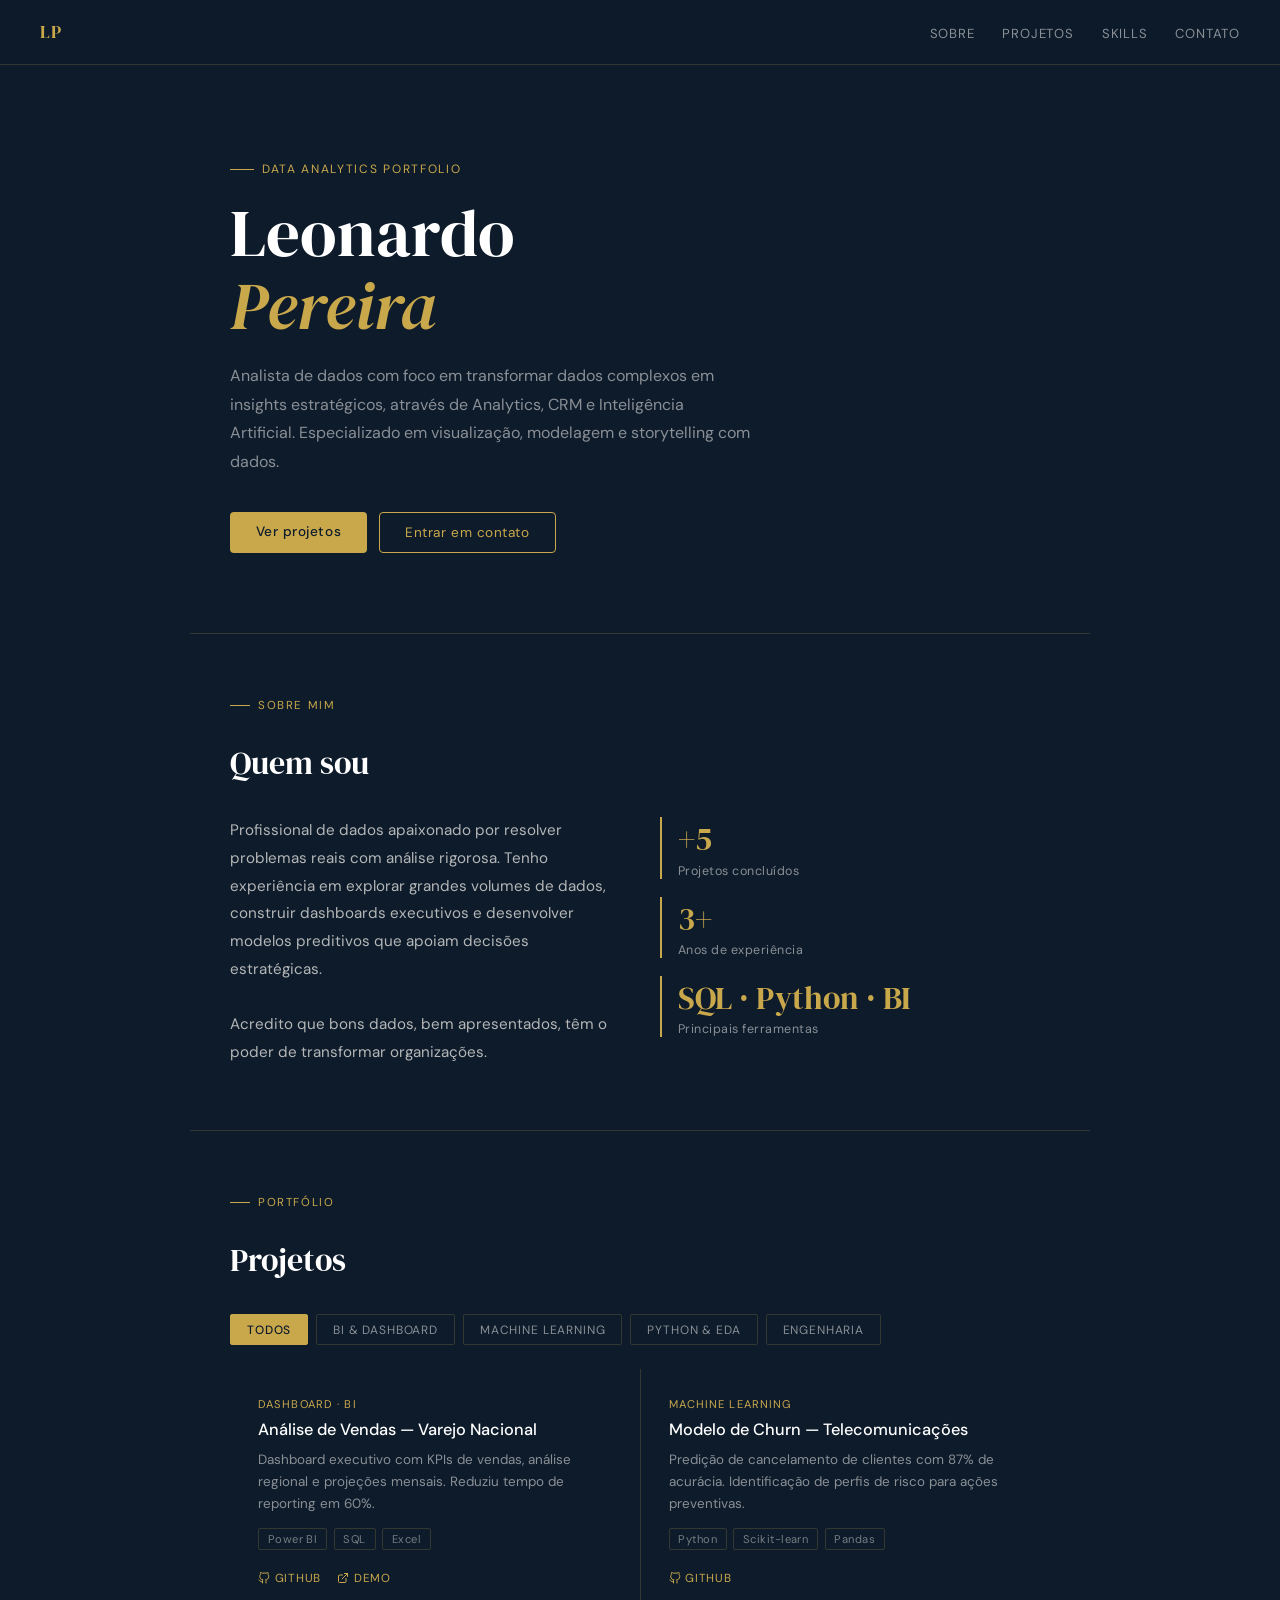
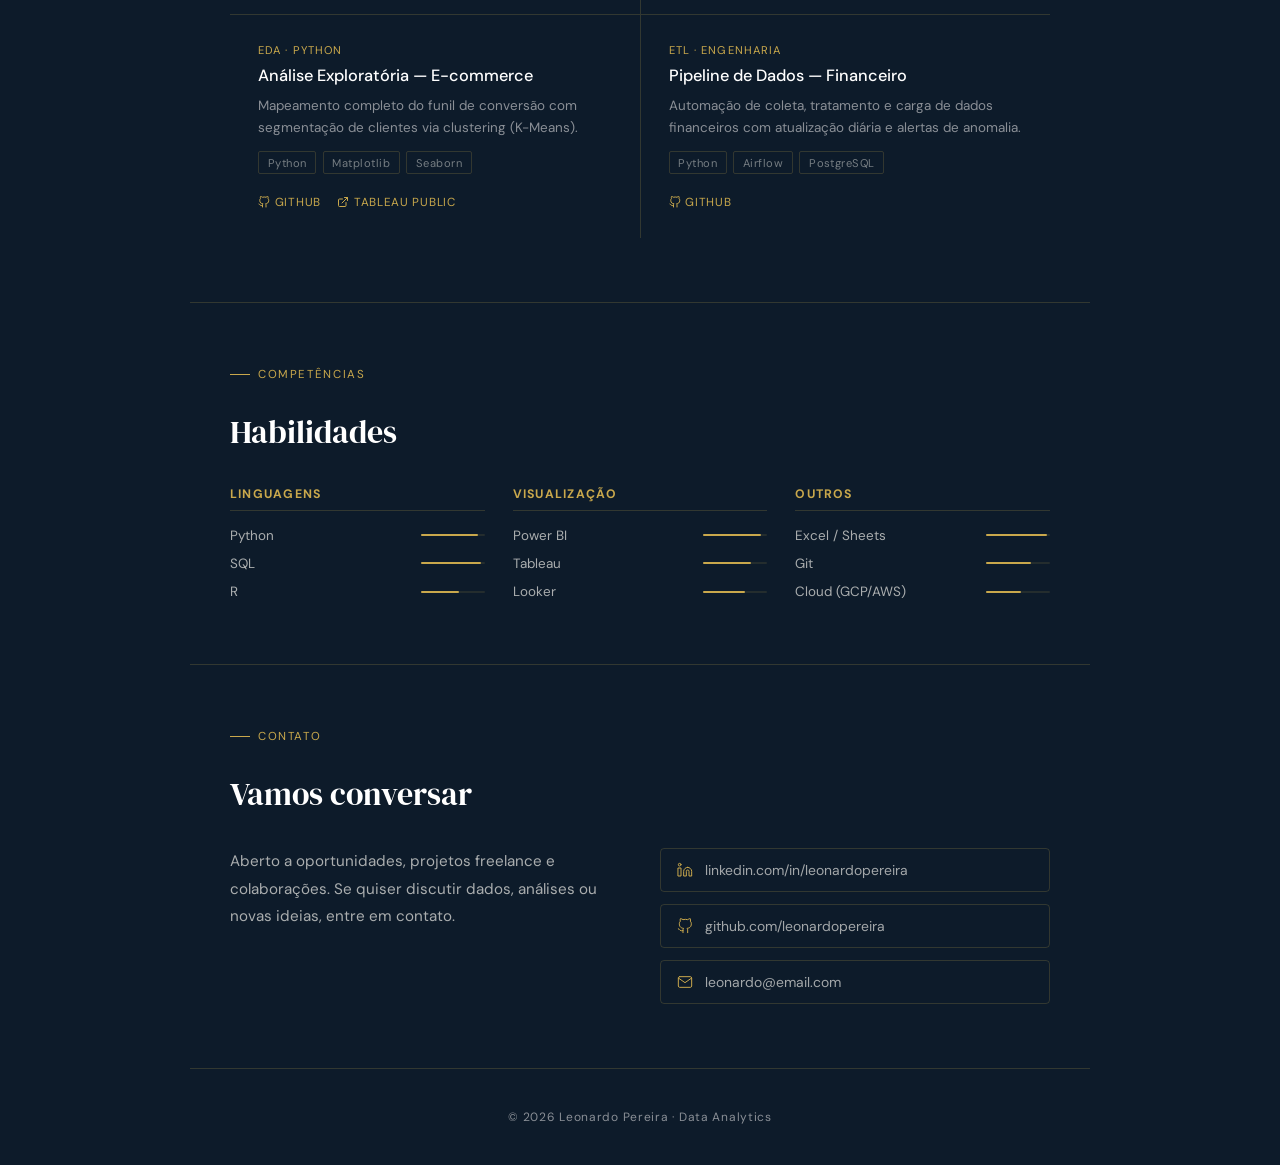
<file: index.html>
<!DOCTYPE html>
<html lang="pt-BR">
<head>
  <meta charset="UTF-8" />
  <meta name="viewport" content="width=device-width, initial-scale=1.0" />
  <title>Leonardo Pereira — Data Analytics</title>
  <meta name="description" content="Portfólio de Data Analytics de Leonardo Pereira — dashboards, machine learning, SQL e visualização de dados." />

  <!-- Fonts -->
  <link rel="preconnect" href="https://fonts.googleapis.com" />
  <link rel="preconnect" href="https://fonts.gstatic.com" crossorigin />
  <link href="https://fonts.googleapis.com/css2?family=DM+Serif+Display:ital@0;1&family=DM+Sans:wght@300;400;500&display=swap" rel="stylesheet" />

  <!-- Styles -->
  <link rel="stylesheet" href="css/reset.css" />
  <link rel="stylesheet" href="css/variables.css" />
  <link rel="stylesheet" href="css/base.css" />
  <link rel="stylesheet" href="css/nav.css" />
  <link rel="stylesheet" href="css/hero.css" />
  <link rel="stylesheet" href="css/sections.css" />
  <link rel="stylesheet" href="css/projects.css" />
  <link rel="stylesheet" href="css/skills.css" />
  <link rel="stylesheet" href="css/contact.css" />
  <link rel="stylesheet" href="css/animations.css" />
  <link rel="stylesheet" href="css/responsive.css" />
</head>
<body>

  <!-- Scroll progress -->
  <div id="progress-bar" aria-hidden="true"></div>

  <!-- ── NAV ── -->
  <nav id="navbar">
    <a class="nav-logo" href="#">LP</a>
    <ul class="nav-links" id="nav-links">
      <li><a href="#sobre">Sobre</a></li>
      <li><a href="#projetos">Projetos</a></li>
      <li><a href="#habilidades">Skills</a></li>
      <li><a href="#contato">Contato</a></li>
    </ul>
    <button class="hamburger" id="hamburger" aria-label="Abrir menu">
      <span></span><span></span><span></span>
    </button>
  </nav>

  <div class="mobile-menu" id="mobile-menu">
    <a href="#sobre"       onclick="closeMobile()">Sobre</a>
    <a href="#projetos"    onclick="closeMobile()">Projetos</a>
    <a href="#habilidades" onclick="closeMobile()">Skills</a>
    <a href="#contato"     onclick="closeMobile()">Contato</a>
  </div>

  <!-- ── HERO ── -->
  <div class="hero">
    <div class="hero-tag">Data Analytics Portfolio</div>
    <h1>Leonardo<br><em>Pereira</em></h1>
    <p class="hero-desc">
      
      Analista de dados com foco em transformar dados complexos em insights estratégicos, através de
      Analytics, CRM e Inteligência Artificial. Especializado em visualização, modelagem e storytelling com dados.
    </p>
    <div class="hero-cta">
      <a class="btn-primary" href="#projetos">Ver projetos</a>
      <a class="btn-outline" href="#contato">Entrar em contato</a>
    </div>
  </div>

  <!-- ── SOBRE ── -->
  <section id="sobre">
    <div class="section-label reveal">Sobre mim</div>
    <div class="section-title reveal reveal-delay-1">Quem sou</div>
    <div class="about-grid">
      <div class="reveal reveal-delay-2">
        <p class="about-text">
          Profissional de dados apaixonado por resolver problemas reais com análise rigorosa.
          Tenho experiência em explorar grandes volumes de dados, construir dashboards executivos
          e desenvolver modelos preditivos que apoiam decisões estratégicas.<br><br>
          Acredito que bons dados, bem apresentados, têm o poder de transformar organizações.
        </p>
      </div>
      <div class="about-stats reveal reveal-delay-3">
        <div class="stat-item">
          <div class="stat-num">+5</div>
          <div class="stat-label">Projetos concluídos</div>
        </div>
        <div class="stat-item">
          <div class="stat-num">3+</div>
          <div class="stat-label">Anos de experiência</div>
        </div>
        <div class="stat-item">
          <div class="stat-num">SQL · Python · BI</div>
          <div class="stat-label">Principais ferramentas</div>
        </div>
      </div>
    </div>
  </section>

  <!-- ── PROJETOS ── -->
  <section id="projetos">
    <div class="section-label reveal">Portfólio</div>
    <div class="section-title reveal reveal-delay-1">Projetos</div>

    <div class="filter-bar reveal reveal-delay-2">
      <button class="filter-btn active" data-filter="all">Todos</button>
      <button class="filter-btn" data-filter="bi">BI & Dashboard</button>
      <button class="filter-btn" data-filter="ml">Machine Learning</button>
      <button class="filter-btn" data-filter="python">Python & EDA</button>
      <button class="filter-btn" data-filter="engenharia">Engenharia</button>
    </div>

    <div class="projects-grid" id="projects-grid">

      <div class="project-card" data-category="bi">
        <div class="project-tag">Dashboard · BI</div>
        <div class="project-title">Análise de Vendas — Varejo Nacional</div>
        <p class="project-desc">Dashboard executivo com KPIs de vendas, análise regional e projeções mensais. Reduziu tempo de reporting em 60%.</p>
        <div class="project-tools">
          <span class="tool-badge">Power BI</span>
          <span class="tool-badge">SQL</span>
          <span class="tool-badge">Excel</span>
        </div>
        <div class="project-links">
          <a class="project-link" href="https://github.com/leonardopereira/projeto-vendas" target="_blank">
            <svg viewBox="0 0 24 24" aria-hidden="true"><path d="M9 19c-5 1.5-5-2.5-7-3m14 6v-3.87a3.37 3.37 0 0 0-.94-2.61c3.14-.35 6.44-1.54 6.44-7A5.44 5.44 0 0 0 20 4.77 5.07 5.07 0 0 0 19.91 1S18.73.65 16 2.48a13.38 13.38 0 0 0-7 0C6.27.65 5.09 1 5.09 1A5.07 5.07 0 0 0 5 4.77a5.44 5.44 0 0 0-1.5 3.78c0 5.42 3.3 6.61 6.44 7A3.37 3.37 0 0 0 9 18.13V22"/></svg>
            GitHub
          </a>
          <a class="project-link" href="#" target="_blank">
            <svg viewBox="0 0 24 24" aria-hidden="true"><path d="M18 13v6a2 2 0 0 1-2 2H5a2 2 0 0 1-2-2V8a2 2 0 0 1 2-2h6"/><polyline points="15 3 21 3 21 9"/><line x1="10" y1="14" x2="21" y2="3"/></svg>
            Demo
          </a>
        </div>
      </div>

      <div class="project-card" data-category="ml">
        <div class="project-tag">Machine Learning</div>
        <div class="project-title">Modelo de Churn — Telecomunicações</div>
        <p class="project-desc">Predição de cancelamento de clientes com 87% de acurácia. Identificação de perfis de risco para ações preventivas.</p>
        <div class="project-tools">
          <span class="tool-badge">Python</span>
          <span class="tool-badge">Scikit-learn</span>
          <span class="tool-badge">Pandas</span>
        </div>
        <div class="project-links">
          <a class="project-link" href="https://github.com/leonardopereira/churn-model" target="_blank">
            <svg viewBox="0 0 24 24" aria-hidden="true"><path d="M9 19c-5 1.5-5-2.5-7-3m14 6v-3.87a3.37 3.37 0 0 0-.94-2.61c3.14-.35 6.44-1.54 6.44-7A5.44 5.44 0 0 0 20 4.77 5.07 5.07 0 0 0 19.91 1S18.73.65 16 2.48a13.38 13.38 0 0 0-7 0C6.27.65 5.09 1 5.09 1A5.07 5.07 0 0 0 5 4.77a5.44 5.44 0 0 0-1.5 3.78c0 5.42 3.3 6.61 6.44 7A3.37 3.37 0 0 0 9 18.13V22"/></svg>
            GitHub
          </a>
        </div>
      </div>

      <div class="project-card" data-category="python">
        <div class="project-tag">EDA · Python</div>
        <div class="project-title">Análise Exploratória — E-commerce</div>
        <p class="project-desc">Mapeamento completo do funil de conversão com segmentação de clientes via clustering (K-Means).</p>
        <div class="project-tools">
          <span class="tool-badge">Python</span>
          <span class="tool-badge">Matplotlib</span>
          <span class="tool-badge">Seaborn</span>
        </div>
        <div class="project-links">
          <a class="project-link" href="https://github.com/leonardopereira/ecommerce-eda" target="_blank">
            <svg viewBox="0 0 24 24" aria-hidden="true"><path d="M9 19c-5 1.5-5-2.5-7-3m14 6v-3.87a3.37 3.37 0 0 0-.94-2.61c3.14-.35 6.44-1.54 6.44-7A5.44 5.44 0 0 0 20 4.77 5.07 5.07 0 0 0 19.91 1S18.73.65 16 2.48a13.38 13.38 0 0 0-7 0C6.27.65 5.09 1 5.09 1A5.07 5.07 0 0 0 5 4.77a5.44 5.44 0 0 0-1.5 3.78c0 5.42 3.3 6.61 6.44 7A3.37 3.37 0 0 0 9 18.13V22"/></svg>
            GitHub
          </a>
          <a class="project-link" href="#" target="_blank">
            <svg viewBox="0 0 24 24" aria-hidden="true"><path d="M18 13v6a2 2 0 0 1-2 2H5a2 2 0 0 1-2-2V8a2 2 0 0 1 2-2h6"/><polyline points="15 3 21 3 21 9"/><line x1="10" y1="14" x2="21" y2="3"/></svg>
            Tableau Public
          </a>
        </div>
      </div>

      <div class="project-card" data-category="engenharia">
        <div class="project-tag">ETL · Engenharia</div>
        <div class="project-title">Pipeline de Dados — Financeiro</div>
        <p class="project-desc">Automação de coleta, tratamento e carga de dados financeiros com atualização diária e alertas de anomalia.</p>
        <div class="project-tools">
          <span class="tool-badge">Python</span>
          <span class="tool-badge">Airflow</span>
          <span class="tool-badge">PostgreSQL</span>
        </div>
        <div class="project-links">
          <a class="project-link" href="https://github.com/leonardopereira/pipeline-financeiro" target="_blank">
            <svg viewBox="0 0 24 24" aria-hidden="true"><path d="M9 19c-5 1.5-5-2.5-7-3m14 6v-3.87a3.37 3.37 0 0 0-.94-2.61c3.14-.35 6.44-1.54 6.44-7A5.44 5.44 0 0 0 20 4.77 5.07 5.07 0 0 0 19.91 1S18.73.65 16 2.48a13.38 13.38 0 0 0-7 0C6.27.65 5.09 1 5.09 1A5.07 5.07 0 0 0 5 4.77a5.44 5.44 0 0 0-1.5 3.78c0 5.42 3.3 6.61 6.44 7A3.37 3.37 0 0 0 9 18.13V22"/></svg>
            GitHub
          </a>
        </div>
      </div>

    </div>
  </section>

  <!-- ── HABILIDADES ── -->
  <section id="habilidades">
    <div class="section-label reveal">Competências</div>
    <div class="section-title reveal reveal-delay-1">Habilidades</div>
    <div class="skills-grid">

      <div class="skill-group reveal reveal-delay-1">
        <h3>Linguagens</h3>
        <div class="skill-list">
          <div class="skill-item"><span>Python</span><div class="skill-bar"><div class="skill-fill" data-width="90"></div></div></div>
          <div class="skill-item"><span>SQL</span><div class="skill-bar"><div class="skill-fill" data-width="95"></div></div></div>
          <div class="skill-item"><span>R</span><div class="skill-bar"><div class="skill-fill" data-width="60"></div></div></div>
        </div>
      </div>

      <div class="skill-group reveal reveal-delay-2">
        <h3>Visualização</h3>
        <div class="skill-list">
          <div class="skill-item"><span>Power BI</span><div class="skill-bar"><div class="skill-fill" data-width="90"></div></div></div>
          <div class="skill-item"><span>Tableau</span><div class="skill-bar"><div class="skill-fill" data-width="75"></div></div></div>
          <div class="skill-item"><span>Looker</span><div class="skill-bar"><div class="skill-fill" data-width="65"></div></div></div>
        </div>
      </div>

      <div class="skill-group reveal reveal-delay-3">
        <h3>Outros</h3>
        <div class="skill-list">
          <div class="skill-item"><span>Excel / Sheets</span><div class="skill-bar"><div class="skill-fill" data-width="95"></div></div></div>
          <div class="skill-item"><span>Git</span><div class="skill-bar"><div class="skill-fill" data-width="70"></div></div></div>
          <div class="skill-item"><span>Cloud (GCP/AWS)</span><div class="skill-bar"><div class="skill-fill" data-width="55"></div></div></div>
        </div>
      </div>

    </div>
  </section>

  <!-- ── CONTATO ── -->
  <section id="contato">
    <div class="section-label reveal">Contato</div>
    <div class="section-title reveal reveal-delay-1">Vamos conversar</div>
    <div class="contact-row">
      <p class="contact-text reveal reveal-delay-2">
        Aberto a oportunidades, projetos freelance e colaborações.
        Se quiser discutir dados, análises ou novas ideias, entre em contato.
      </p>
      <div class="contact-links reveal reveal-delay-3">
        <a class="contact-link" href="https://linkedin.com/in/leonardopereira" target="_blank">
          <svg viewBox="0 0 24 24" aria-hidden="true"><path d="M16 8a6 6 0 0 1 6 6v7h-4v-7a2 2 0 0 0-2-2 2 2 0 0 0-2 2v7h-4v-7a6 6 0 0 1 6-6z"/><rect x="2" y="9" width="4" height="12"/><circle cx="4" cy="4" r="2"/></svg>
          linkedin.com/in/leonardopereira
        </a>
        <a class="contact-link" href="https://github.com/leonardopereira" target="_blank">
          <svg viewBox="0 0 24 24" aria-hidden="true"><path d="M9 19c-5 1.5-5-2.5-7-3m14 6v-3.87a3.37 3.37 0 0 0-.94-2.61c3.14-.35 6.44-1.54 6.44-7A5.44 5.44 0 0 0 20 4.77 5.07 5.07 0 0 0 19.91 1S18.73.65 16 2.48a13.38 13.38 0 0 0-7 0C6.27.65 5.09 1 5.09 1A5.07 5.07 0 0 0 5 4.77a5.44 5.44 0 0 0-1.5 3.78c0 5.42 3.3 6.61 6.44 7A3.37 3.37 0 0 0 9 18.13V22"/></svg>
          github.com/leonardopereira
        </a>
        <a class="contact-link" href="mailto:leonardo@email.com">
          <svg viewBox="0 0 24 24" aria-hidden="true"><path d="M4 4h16c1.1 0 2 .9 2 2v12c0 1.1-.9 2-2 2H4c-1.1 0-2-.9-2-2V6c0-1.1.9-2 2-2z"/><polyline points="22,6 12,13 2,6"/></svg>
          leonardo@email.com
        </a>
      </div>
    </div>
  </section>

  <footer>© 2026 Leonardo Pereira · Data Analytics</footer>

  <!-- Scripts -->
  <script src="js/nav.js"></script>
  <script src="js/reveal.js"></script>
  <script src="js/filter.js"></script>
</body>
</html>
</file>
<file: css/variables.css>
:root {
  /* Colors */
  --color-navy:   #0D1B2A;
  --color-navy2:  #1A2E42;
  --color-navy3:  #243B55;
  --color-gold:   #C9A84C;
  --color-gold2:  #E8C97A;
  --color-light:  #F5F3EE;
  --color-muted:  #8A8F96;
  --color-border: rgba(201, 168, 76, 0.2);

  /* Typography */
  --font-display: 'DM Serif Display', serif;
  --font-sans:    'DM Sans', sans-serif;

  /* Spacing */
  --section-padding-x: 2.5rem;
  --section-padding-y: 4rem;
  --section-max-width: 900px;

  /* Transitions */
  --transition-fast:   0.2s ease;
  --transition-normal: 0.35s ease;
  --transition-slow:   0.6s ease;
}
</file>
<file: css/base.css>
body {
  font-family: var(--font-sans);
  background: var(--color-navy);
  color: var(--color-light);
  overflow-x: hidden;
}

/* ── Scroll progress bar ── */
#progress-bar {
  position: fixed;
  top: 0;
  left: 0;
  height: 2px;
  width: 0%;
  background: var(--color-gold);
  z-index: 200;
  transition: width 0.1s linear;
}

/* ── Shared section layout ── */
section {
  padding: var(--section-padding-y) var(--section-padding-x);
  max-width: var(--section-max-width);
  margin: 0 auto;
  border-bottom: 0.5px solid var(--color-border);
}

.section-label {
  font-size: 0.72rem;
  letter-spacing: 0.14em;
  text-transform: uppercase;
  color: var(--color-gold);
  margin-bottom: 1.75rem;
  display: flex;
  align-items: center;
  gap: 0.5rem;
}
.section-label::before {
  content: '';
  display: inline-block;
  width: 20px;
  height: 1px;
  background: var(--color-gold);
}

.section-title {
  font-family: var(--font-display);
  font-size: 2rem;
  font-weight: 400;
  color: #fff;
  margin-bottom: 0.4rem;
}

/* ── Buttons ── */
.btn-primary {
  background: var(--color-gold);
  color: var(--color-navy);
  padding: 0.7rem 1.6rem;
  border-radius: 4px;
  font-size: 0.85rem;
  font-weight: 500;
  letter-spacing: 0.04em;
  border: none;
  transition: background var(--transition-fast), transform var(--transition-fast);
}
.btn-primary:hover {
  background: var(--color-gold2);
  transform: translateY(-1px);
}

.btn-outline {
  border: 0.5px solid var(--color-gold);
  color: var(--color-gold);
  background: transparent;
  padding: 0.7rem 1.6rem;
  border-radius: 4px;
  font-size: 0.85rem;
  font-weight: 400;
  letter-spacing: 0.04em;
  transition: background var(--transition-fast), transform var(--transition-fast);
}
.btn-outline:hover {
  background: rgba(201, 168, 76, 0.08);
  transform: translateY(-1px);
}

/* ── About ── */
.about-grid {
  display: grid;
  grid-template-columns: 1fr 1fr;
  gap: 2.5rem;
  margin-top: 2rem;
}
.about-text {
  font-size: 0.95rem;
  line-height: 1.82;
  color: rgba(245, 243, 238, 0.72);
}
.about-stats {
  display: flex;
  flex-direction: column;
  gap: 1.1rem;
}
.stat-item {
  border-left: 2px solid var(--color-gold);
  padding-left: 1rem;
}
.stat-num {
  font-family: var(--font-display);
  font-size: 2rem;
  color: var(--color-gold);
}
.stat-label {
  font-size: 0.78rem;
  color: var(--color-muted);
  letter-spacing: 0.04em;
  margin-top: 0.1rem;
}

/* ── Footer ── */
footer {
  text-align: center;
  padding: 2.5rem;
  font-size: 0.75rem;
  color: var(--color-muted);
  letter-spacing: 0.06em;
}
</file>
<file: css/nav.css>
nav {
  display: flex;
  justify-content: space-between;
  align-items: center;
  padding: 1.25rem 2.5rem;
  border-bottom: 0.5px solid var(--color-border);
  position: sticky;
  top: 0;
  background: rgba(13, 27, 42, 0.96);
  backdrop-filter: blur(10px);
  z-index: 100;
  transition: padding var(--transition-normal);
}
nav.scrolled {
  padding: 0.85rem 2.5rem;
}

.nav-logo {
  font-family: var(--font-display);
  font-size: 1.1rem;
  color: var(--color-gold);
  letter-spacing: 0.04em;
}

.nav-links {
  display: flex;
  gap: 1.75rem;
}
.nav-links a {
  font-size: 0.82rem;
  color: var(--color-muted);
  letter-spacing: 0.06em;
  text-transform: uppercase;
  transition: color var(--transition-fast);
  position: relative;
}
.nav-links a::after {
  content: '';
  position: absolute;
  bottom: -3px;
  left: 0;
  width: 0;
  height: 1px;
  background: var(--color-gold);
  transition: width 0.25s;
}
.nav-links a:hover,
.nav-links a.active {
  color: var(--color-gold);
}
.nav-links a:hover::after,
.nav-links a.active::after {
  width: 100%;
}

/* ── Hamburger ── */
.hamburger {
  display: none;
  flex-direction: column;
  gap: 5px;
  padding: 4px;
  background: none;
  border: none;
}
.hamburger span {
  display: block;
  width: 22px;
  height: 1.5px;
  background: var(--color-light);
  transition: all 0.3s;
  transform-origin: center;
}
.hamburger.open span:nth-child(1) { transform: translateY(6.5px) rotate(45deg); }
.hamburger.open span:nth-child(2) { opacity: 0; }
.hamburger.open span:nth-child(3) { transform: translateY(-6.5px) rotate(-45deg); }

/* ── Mobile menu ── */
.mobile-menu {
  display: none;
  flex-direction: column;
  background: rgba(13, 27, 42, 0.98);
  backdrop-filter: blur(10px);
  padding: 1.5rem 2.5rem;
  border-bottom: 0.5px solid var(--color-border);
  position: sticky;
  top: 57px;
  z-index: 99;
}
.mobile-menu.open {
  display: flex;
}
.mobile-menu a {
  font-size: 0.9rem;
  color: var(--color-muted);
  letter-spacing: 0.06em;
  text-transform: uppercase;
  padding: 0.75rem 0;
  border-bottom: 0.5px solid var(--color-border);
  transition: color var(--transition-fast);
}
.mobile-menu a:last-child {
  border-bottom: none;
}
.mobile-menu a:hover {
  color: var(--color-gold);
}
</file>
<file: css/hero.css>
.hero {
  padding: 6rem 2.5rem 5rem;
  max-width: var(--section-max-width);
  margin: 0 auto;
  border-bottom: 0.5px solid var(--color-border);
}

.hero-tag {
  font-size: 0.75rem;
  letter-spacing: 0.14em;
  text-transform: uppercase;
  color: var(--color-gold);
  margin-bottom: 1.25rem;
  display: flex;
  align-items: center;
  gap: 0.5rem;
  opacity: 0;
  transform: translateY(16px);
  animation: fadeUp 0.6s 0.1s forwards;
}
.hero-tag::before {
  content: '';
  display: inline-block;
  width: 24px;
  height: 1px;
  background: var(--color-gold);
}

.hero h1 {
  font-family: var(--font-display);
  font-size: clamp(2.8rem, 5.5vw, 4.2rem);
  font-weight: 400;
  line-height: 1.08;
  margin-bottom: 1.25rem;
  color: #fff;
  opacity: 0;
  transform: translateY(20px);
  animation: fadeUp 0.65s 0.2s forwards;
}
.hero h1 em {
  color: var(--color-gold);
  font-style: italic;
}

.hero-desc {
  font-size: 1rem;
  line-height: 1.78;
  color: var(--color-muted);
  max-width: 520px;
  margin-bottom: 2.25rem;
  opacity: 0;
  transform: translateY(20px);
  animation: fadeUp 0.65s 0.32s forwards;
}

.hero-cta {
  display: flex;
  gap: 0.75rem;
  flex-wrap: wrap;
  opacity: 0;
  transform: translateY(20px);
  animation: fadeUp 0.65s 0.42s forwards;
}
</file>
<file: css/sections.css>
/* Shared section styles are in base.css.
   Add per-section overrides here as the portfolio grows. */
</file>
<file: css/projects.css>
/* ── Filter bar ── */
.filter-bar {
  display: flex;
  gap: 0.5rem;
  flex-wrap: wrap;
  margin: 2rem 0 1.5rem;
}

.filter-btn {
  font-size: 0.75rem;
  letter-spacing: 0.07em;
  text-transform: uppercase;
  padding: 0.4rem 1rem;
  border-radius: 2px;
  border: 0.5px solid var(--color-border);
  background: transparent;
  color: var(--color-muted);
  transition: all var(--transition-fast);
}
.filter-btn:hover {
  border-color: var(--color-gold);
  color: var(--color-gold);
}
.filter-btn.active {
  background: var(--color-gold);
  color: var(--color-navy);
  border-color: var(--color-gold);
  font-weight: 500;
}

/* ── Grid ── */
.projects-grid {
  display: grid;
  grid-template-columns: 1fr 1fr;
  gap: 1px;
  background: var(--color-border);
}

/* ── Card ── */
.project-card {
  padding: 1.75rem;
  background: var(--color-navy);
  display: flex;
  flex-direction: column;
  gap: 0.5rem;
  transition: background var(--transition-fast), opacity var(--transition-normal), transform var(--transition-normal);
}
.project-card:hover {
  background: var(--color-navy2);
}
.project-card.hidden {
  opacity: 0;
  transform: scale(0.97);
  pointer-events: none;
  position: absolute;
  visibility: hidden;
}

.project-tag {
  font-size: 0.7rem;
  letter-spacing: 0.1em;
  text-transform: uppercase;
  color: var(--color-gold);
}

.project-title {
  font-size: 1.02rem;
  font-weight: 500;
  color: #fff;
  line-height: 1.35;
}

.project-desc {
  font-size: 0.84rem;
  line-height: 1.65;
  color: var(--color-muted);
  flex: 1;
}

.project-tools {
  display: flex;
  flex-wrap: wrap;
  gap: 0.4rem;
  margin-top: 0.25rem;
}
.tool-badge {
  font-size: 0.7rem;
  padding: 0.2rem 0.55rem;
  border: 0.5px solid var(--color-border);
  border-radius: 2px;
  color: rgba(245, 243, 238, 0.45);
  letter-spacing: 0.04em;
}

.project-links {
  display: flex;
  gap: 1rem;
  margin-top: 0.75rem;
}
.project-link {
  font-size: 0.73rem;
  color: var(--color-gold);
  letter-spacing: 0.06em;
  text-transform: uppercase;
  display: inline-flex;
  align-items: center;
  gap: 0.3rem;
  transition: color var(--transition-fast);
}
.project-link svg {
  width: 12px;
  height: 12px;
  stroke: currentColor;
  fill: none;
  stroke-width: 2;
}
.project-link:hover {
  color: var(--color-gold2);
}
</file>
<file: css/skills.css>
.skills-grid {
  display: grid;
  grid-template-columns: repeat(3, 1fr);
  gap: 1.75rem;
  margin-top: 2rem;
}

.skill-group h3 {
  font-size: 0.77rem;
  letter-spacing: 0.1em;
  text-transform: uppercase;
  color: var(--color-gold);
  margin-bottom: 1rem;
  padding-bottom: 0.5rem;
  border-bottom: 0.5px solid var(--color-border);
}

.skill-list {
  display: flex;
  flex-direction: column;
  gap: 0.7rem;
}

.skill-item {
  display: flex;
  justify-content: space-between;
  align-items: center;
  font-size: 0.84rem;
  color: rgba(245, 243, 238, 0.68);
}

.skill-bar {
  width: 64px;
  height: 2px;
  background: rgba(201, 168, 76, 0.12);
  border-radius: 1px;
}

.skill-fill {
  height: 100%;
  background: var(--color-gold);
  border-radius: 1px;
  width: 0;
  transition: width 1s cubic-bezier(0.4, 0, 0.2, 1);
}
</file>
<file: css/contact.css>
.contact-row {
  display: grid;
  grid-template-columns: 1fr 1fr;
  gap: 2.5rem;
  margin-top: 2rem;
}

.contact-text {
  font-size: 0.95rem;
  line-height: 1.82;
  color: rgba(245, 243, 238, 0.68);
}

.contact-links {
  display: flex;
  flex-direction: column;
  gap: 0.75rem;
}

.contact-link {
  display: flex;
  align-items: center;
  gap: 0.75rem;
  font-size: 0.87rem;
  color: rgba(245, 243, 238, 0.65);
  padding: 0.75rem 1rem;
  border: 0.5px solid var(--color-border);
  border-radius: 4px;
  transition: border-color var(--transition-fast), color var(--transition-fast), transform var(--transition-fast);
}
.contact-link:hover {
  border-color: var(--color-gold);
  color: var(--color-gold);
  transform: translateX(3px);
}

.contact-link svg {
  width: 16px;
  height: 16px;
  flex-shrink: 0;
  stroke: var(--color-gold);
  fill: none;
  stroke-width: 1.5;
}
</file>
<file: css/animations.css>
/* ── Keyframes ── */
@keyframes fadeUp {
  to {
    opacity: 1;
    transform: none;
  }
}

/* ── Scroll reveal ── */
.reveal {
  opacity: 0;
  transform: translateY(28px);
  transition: opacity var(--transition-slow), transform var(--transition-slow);
}
.reveal.visible {
  opacity: 1;
  transform: none;
}

.reveal-delay-1 { transition-delay: 0.1s; }
.reveal-delay-2 { transition-delay: 0.2s; }
.reveal-delay-3 { transition-delay: 0.3s; }
</file>
<file: css/responsive.css>
@media (max-width: 680px) {
  nav,
  nav.scrolled        { padding: 1rem 1.25rem; }

  .nav-links          { display: none; }
  .hamburger          { display: flex; }

  .hero               { padding: 3.5rem 1.25rem 2.5rem; }

  section             { padding: 2.75rem 1.25rem; }

  .about-grid,
  .contact-row        { grid-template-columns: 1fr; }

  .projects-grid      { grid-template-columns: 1fr; }

  .skills-grid        { grid-template-columns: 1fr 1fr; }
}

@media (max-width: 400px) {
  .skills-grid        { grid-template-columns: 1fr; }
}
</file>
